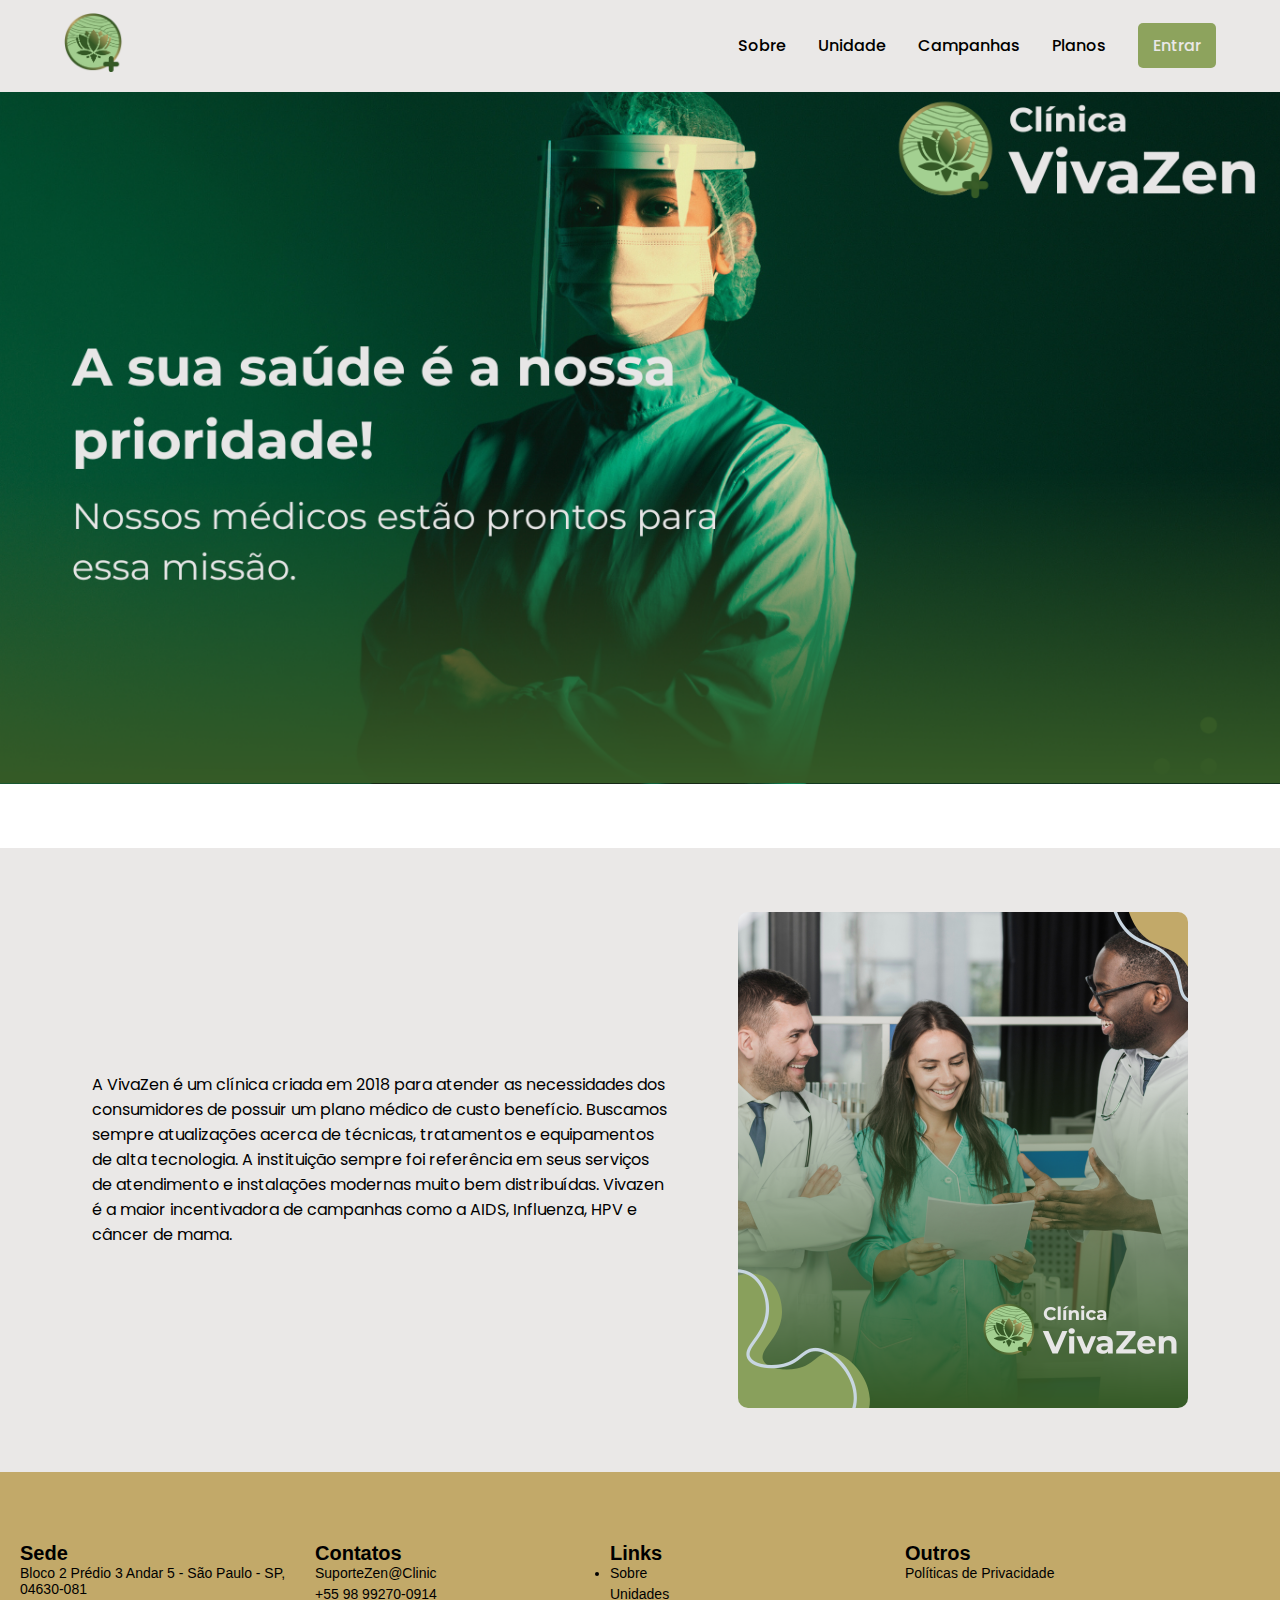
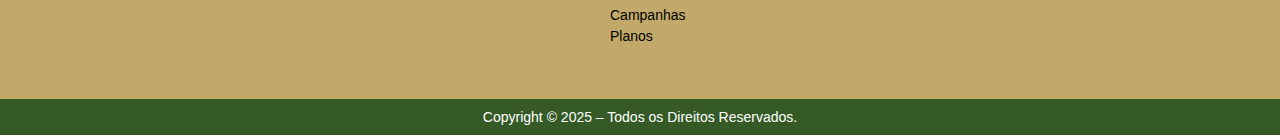
<file: index.html>
<!DOCTYPE html>
<html lang="pt-br">

<head>
  <meta charset="UTF-8" />
  <meta name="viewport" content="width=device-width, initial-scale=1.0" />
  <link rel="icon" type="image/png" href="/assets/img/logo.png" />
  <link rel="stylesheet" href="/assets/css/index.css" />
  <link rel="stylesheet" href="/assets/css/header.css" />
  
  <link rel="stylesheet" href="/assets/css/home.css" />

  <link rel="preconnect" href="https://fonts.googleapis.com" />
  <link rel="preconnect" href="https://fonts.gstatic.com" crossorigin />
  <link
    href="https://fonts.googleapis.com/css2?family=Poppins:ital,wght@0,100;0,200;0,300;0,400;0,500;0,600;0,700;0,800;0,900;1,100;1,200;1,300;1,400;1,500;1,600;1,700;1,800;1,900&display=swap"
    rel="stylesheet" />
  <title>VivaZen</title>
</head>

<body>
  <header>
    <a href="/"><img src="/assets/img/logo.png" alt="" class="logo" /></a>
    <nav>
      <a class="link-header" href="/sobre/">Sobre</a>
      <a class="link-header" href="/unidades/">Unidade</a>

      <a class="link-header" href="/campanhas/">Campanhas</a>
      <a class="link-header" href="/planos/">Planos</a>
      <a class="entrar" href="/login/">Entrar</a>
    </nav>
    <button class="menu" onclick="toggleMenu(this)">
      <svg width="100" height="100" viewBox="0 0 100 100">
        <path class="line line1"
          d="M 20,29.000046 H 80.000231 C 80.000231,29.000046 94.498839,28.817352 94.532987,66.711331 94.543142,77.980673 90.966081,81.670246 85.259173,81.668997 79.552261,81.667751 75.000211,74.999942 75.000211,74.999942 L 25.000021,25.000058" />
        <path class="line line2" d="M 20,50 H 80" />
        <path class="line line3"
          d="M 20,70.999954 H 80.000231 C 80.000231,70.999954 94.498839,71.182648 94.532987,33.288669 94.543142,22.019327 90.966081,18.329754 85.259173,18.331003 79.552261,18.332249 75.000211,25.000058 75.000211,25.000058 L 25.000021,74.999942" />
      </svg>
    </button>

    <nav class="mobile-nav">
      <ul>
        <li><a href="/sobre/">Sobre</a></li>
        <li><a href="/campanhas/">Campanhas</a></li>
        <li><a href="/planos/">Planos</a></li>
        <li><a href="/login/">Entrar</a></li>
      </ul>
    </nav>
  </header>
  <main>
    <img src="/assets/img/arte4.png" alt="home">
  </main>
  <div class="container">
    <p>A VivaZen é um clínica criada em 2018 para atender as necessidades dos consumidores de possuir um plano médico
      de custo benefício. Buscamos sempre atualizações acerca de técnicas, tratamentos e equipamentos de alta
      tecnologia. A instituição sempre foi referência em seus serviços de atendimento e instalações modernas muito bem
      distribuídas. Vivazen é a maior incentivadora de campanhas como a AIDS, Influenza, HPV e câncer de mama.</p>
    <img src="/assets/img/artesobre.png" alt="">
  </div>
  <footer class="rodape" id="contato">
    <div class="rodape-div">

      <div class="rodape-div-1">
        <div class="rodape-div-1-coluna">

          <span><b>Sede
            </b></span>
          <p>Bloco 2 Prédio 3 Andar 5 - São Paulo - SP, 04630-081</p>
        </div>
      </div>

      <div class="rodape-div-2">
        <div class="rodape-div-2-coluna">

          <span><b>Contatos</b></span>
          <p>SuporteZen@Clinic</p>
          <p>+55 98 99270-0914</p>
        </div>
      </div>

      <div class="rodape-div-3">
        <div class="rodape-div-3-coluna">

          <span><b>Links</b></span>
          <li>
            <ul>
              <p><a href="/sobre/">Sobre</a></p>
            </ul>
            <p><a href="/unidades/">Unidades</a></p>
            <p><a href="/campanhas/">Campanhas</a></p>
            <p><a href="/planos/">Planos</a></p>
          </li>
        </div>
      </div>

      <div class="rodape-div-4">
        <div class="rodape-div-4-coluna">

          <span><b>Outros</b></span>
          <p>Políticas de Privacidade</p>
        </div>
      </div>

    </div>
    <p class="rodape-direitos">Copyright © 2025 – Todos os Direitos Reservados.</p>
  </footer>
  <script src="/assets/js/carousel.js"></script>
  <script>
    function toggleMenu(button) {
      const nav = document.querySelector(".mobile-nav");
      button.classList.toggle("opened");
      nav.classList.toggle("active");
      button.setAttribute(
        "aria-expanded",
        button.classList.contains("opened")
      );
    }
  </script>
</body>

</html>
</file>
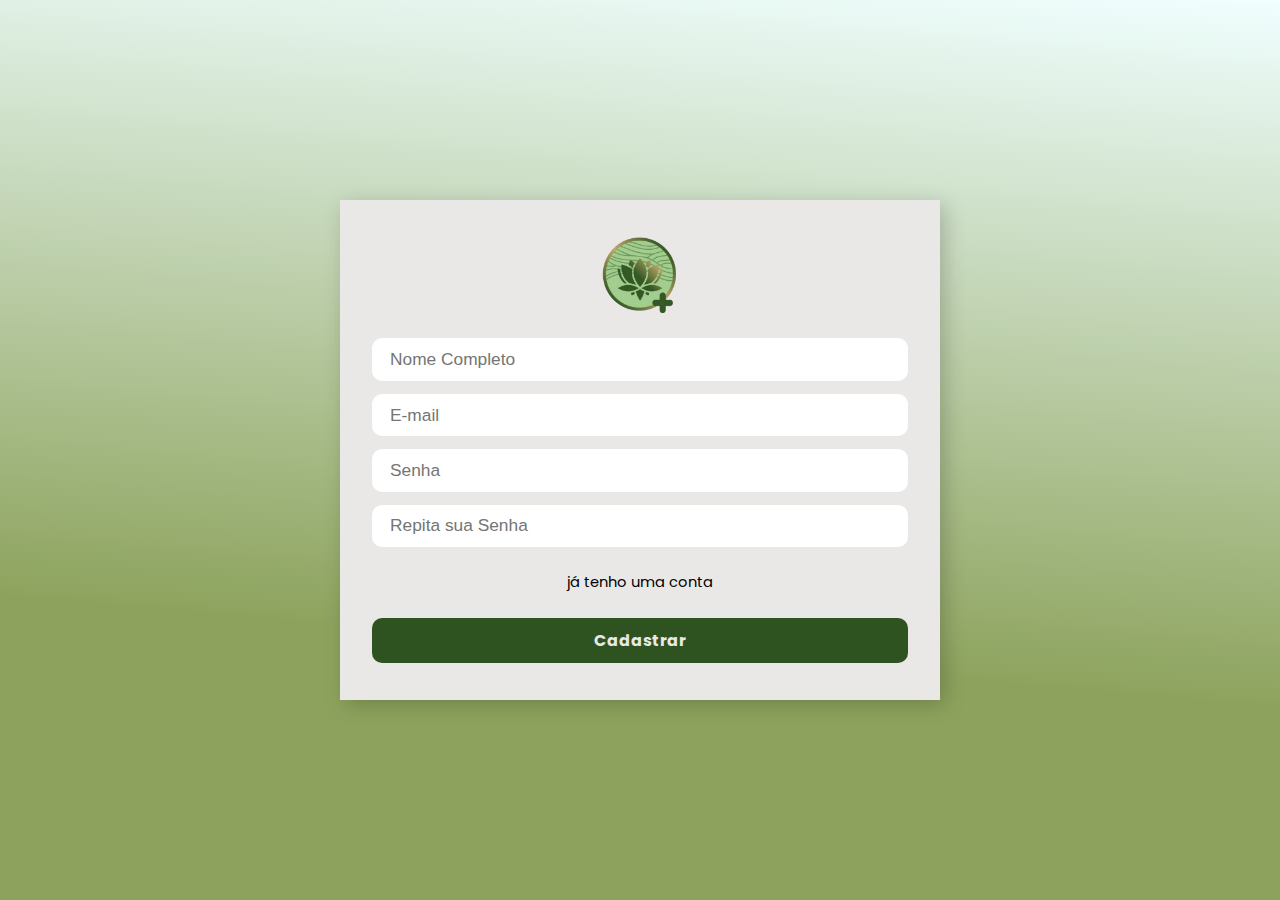
<file: cadastro/index.html>
<!DOCTYPE html>
<html lang="en">
  <head>
    <meta charset="UTF-8" />
    <meta name="viewport" content="width=device-width, initial-scale=1.0" />
    <link rel="icon" type="image/png" href="/assets/img/logo.png" />
    <link rel="stylesheet" href="/assets/css/index.css" />
    <link rel="stylesheet" href="/assets/css/login.css" />

    <link rel="preconnect" href="https://fonts.googleapis.com" />
    <link rel="preconnect" href="https://fonts.gstatic.com" crossorigin />
    <link
      href="https://fonts.googleapis.com/css2?family=Poppins:ital,wght@0,100;0,200;0,300;0,400;0,500;0,600;0,700;0,800;0,900;1,100;1,200;1,300;1,400;1,500;1,600;1,700;1,800;1,900&display=swap"
      rel="stylesheet"
    />
    <title>Cadastro</title>
  </head>
  <body>
    <main>
      <form action="">
        <img src="/assets/img/logo.png" alt="logo" />
        <div>
          <input type="text" placeholder="Nome Completo" id="" />
          <input type="email" placeholder="E-mail" id="" />
          <input type="text" placeholder="Senha" />
          <input type="text" placeholder="Repita sua Senha" />
        </div>
        <a href="/login/">já tenho uma conta</a>
        <button type="submit">Cadastrar</button>
      </form>
    </main>
  </body>
</html>
</file>
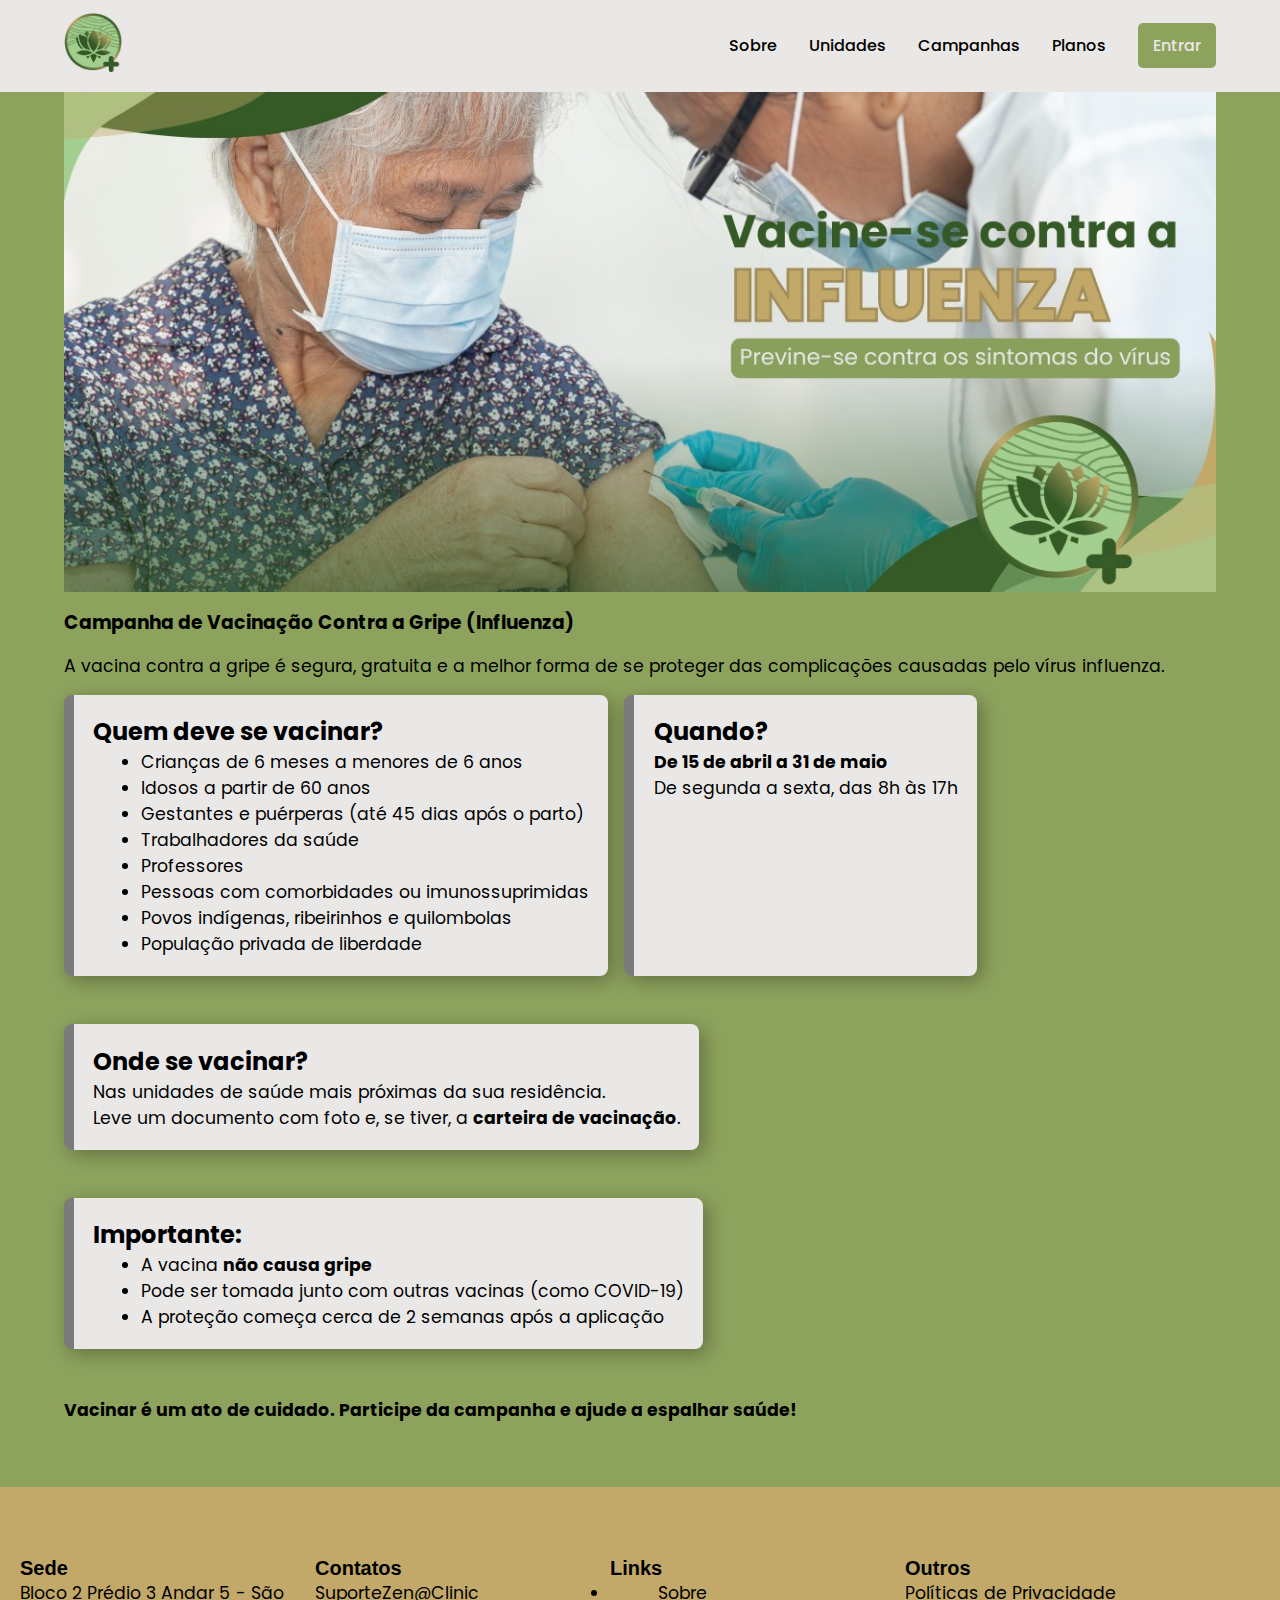
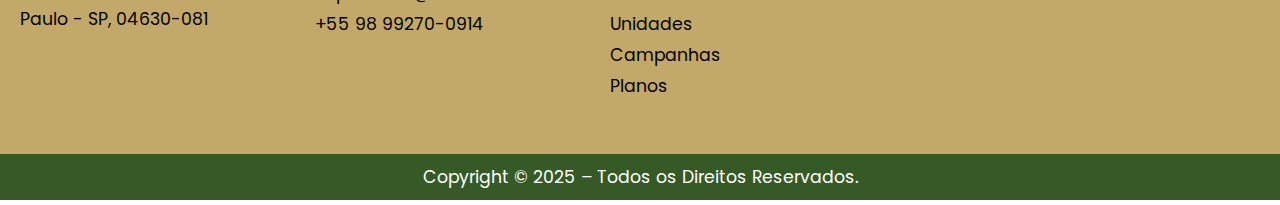
<file: campanhas/index.html>
<!DOCTYPE html>
<html lang="pt-br">
  <head>
    <meta charset="UTF-8" />
    <meta name="viewport" content="width=device-width, initial-scale=1.0" />
    <link rel="icon" type="image/png" href="/assets/img/logo.png" />
    <link rel="stylesheet" href="/assets/css/index.css" />
    <link rel="stylesheet" href="/assets/css/header.css" />
    <link rel="stylesheet" href="/assets/css/campanhas.css" />

    <link rel="preconnect" href="https://fonts.googleapis.com" />
    <link rel="preconnect" href="https://fonts.gstatic.com" crossorigin />
    <link
      href="https://fonts.googleapis.com/css2?family=Poppins:ital,wght@0,100;0,200;0,300;0,400;0,500;0,600;0,700;0,800;0,900;1,100;1,200;1,300;1,400;1,500;1,600;1,700;1,800;1,900&display=swap"
      rel="stylesheet"
    />
    <title>VivaZen</title>
  </head>
  <body>
    <header>
      <a href="/"><img src="/assets/img/logo.png" alt="" class="logo" /></a>
      <nav>
        <a class="link-header" href="/sobre/">Sobre</a>
        <a class="link-header" href="/unidades/">Unidades</a>
        <a class="link-header" href="/campanhas/">Campanhas</a>
        <a class="link-header" href="/planos/">Planos</a>
        <a class="entrar" href="/login/">Entrar</a>
      </nav>
      <button class="menu" onclick="toggleMenu(this)">
        <svg width="100" height="100" viewBox="0 0 100 100">
          <path
            class="line line1"
            d="M 20,29.000046 H 80.000231 C 80.000231,29.000046 94.498839,28.817352 94.532987,66.711331 94.543142,77.980673 90.966081,81.670246 85.259173,81.668997 79.552261,81.667751 75.000211,74.999942 75.000211,74.999942 L 25.000021,25.000058"
          />
          <path class="line line2" d="M 20,50 H 80" />
          <path
            class="line line3"
            d="M 20,70.999954 H 80.000231 C 80.000231,70.999954 94.498839,71.182648 94.532987,33.288669 94.543142,22.019327 90.966081,18.329754 85.259173,18.331003 79.552261,18.332249 75.000211,25.000058 75.000211,25.000058 L 25.000021,74.999942"
          />
        </svg>
      </button>

      <nav class="mobile-nav">
        <ul>
          <li><a href="/sobre/">Sobre</a></li>
          <li><a href="/unidades/">Unidades</a></li>
          <li><a href="/campanhas/">Campanhas</a></li>
          <li><a href="/planos/">Planos</a></li>
          <li><a href="/login/">Entrar</a></li>
        </ul>
      </nav>
    </header>
    <section>
      <img src="/assets/img/campanha1.jpg" alt="" />
      <h3>Campanha de Vacinação Contra a Gripe (Influenza)</h3>
      <p>
        A vacina contra a gripe é segura, gratuita e a melhor forma de se
        proteger das complicações causadas pelo vírus influenza.
      </p>
      <div class="infobox">
        <h2>Quem deve se vacinar?</h2>
        <ul>
          <li>Crianças de 6 meses a menores de 6 anos</li>
          <li>Idosos a partir de 60 anos</li>
          <li>Gestantes e puérperas (até 45 dias após o parto)</li>
          <li>Trabalhadores da saúde</li>
          <li>Professores</li>
          <li>Pessoas com comorbidades ou imunossuprimidas</li>
          <li>Povos indígenas, ribeirinhos e quilombolas</li>
          <li>População privada de liberdade</li>
        </ul>
      </div>

      <div class="infobox">
        <h2>Quando?</h2>
        <p>
          <strong>De 15 de abril a 31 de maio</strong><br />
          De segunda a sexta, das 8h às 17h
        </p>
      </div>

      <div class="infobox">
        <h2>Onde se vacinar?</h2>
        <p>
          Nas unidades de saúde mais próximas da sua residência.<br />
          Leve um documento com foto e, se tiver, a
          <strong>carteira de vacinação</strong>.
        </p>
      </div>

      <div class="infobox">
        <h2>Importante:</h2>
        <ul>
          <li>A vacina <strong>não causa gripe</strong></li>
          <li>Pode ser tomada junto com outras vacinas (como COVID-19)</li>
          <li>A proteção começa cerca de 2 semanas após a aplicação</li>
        </ul>
      </div>

      <p>
        <strong
          >Vacinar é um ato de cuidado. Participe da campanha e ajude a espalhar
          saúde!</strong
        >
      </p>
    </section>
    <footer class="rodape" id="contato">
      <div class="rodape-div">
  
        <div class="rodape-div-1">
          <div class="rodape-div-1-coluna">
  
            <span><b>Sede
              </b></span>
            <p>Bloco 2 Prédio 3 Andar 5 - São Paulo - SP, 04630-081</p>
          </div>
        </div>
  
        <div class="rodape-div-2">
          <div class="rodape-div-2-coluna">
  
            <span><b>Contatos</b></span>
            <p>SuporteZen@Clinic</p>
            <p>+55 98 99270-0914</p>
          </div>
        </div>
  
        <div class="rodape-div-3">
          <div class="rodape-div-3-coluna">
  
            <span><b>Links</b></span>
            <li>
              <ul>
                <p><a href="/sobre/">Sobre</a></p>
              </ul>
              <p><a href="/unidades/">Unidades</a></p>
              <p><a href="/campanhas/">Campanhas</a></p>
              <p><a href="/planos/">Planos</a></p>
            </li>
          </div>
        </div>
  
        <div class="rodape-div-4">
          <div class="rodape-div-4-coluna">
  
            <span><b>Outros</b></span>
            <p>Políticas de Privacidade</p>
          </div>
        </div>
  
      </div>
      <p class="rodape-direitos">Copyright © 2025 – Todos os Direitos Reservados.</p>
    </footer>
    <script>
      function toggleMenu(button) {
        const nav = document.querySelector(".mobile-nav");
        button.classList.toggle("opened");
        nav.classList.toggle("active");
        button.setAttribute(
          "aria-expanded",
          button.classList.contains("opened")
        );
      }
    </script>
  </body>
</html>
</file>
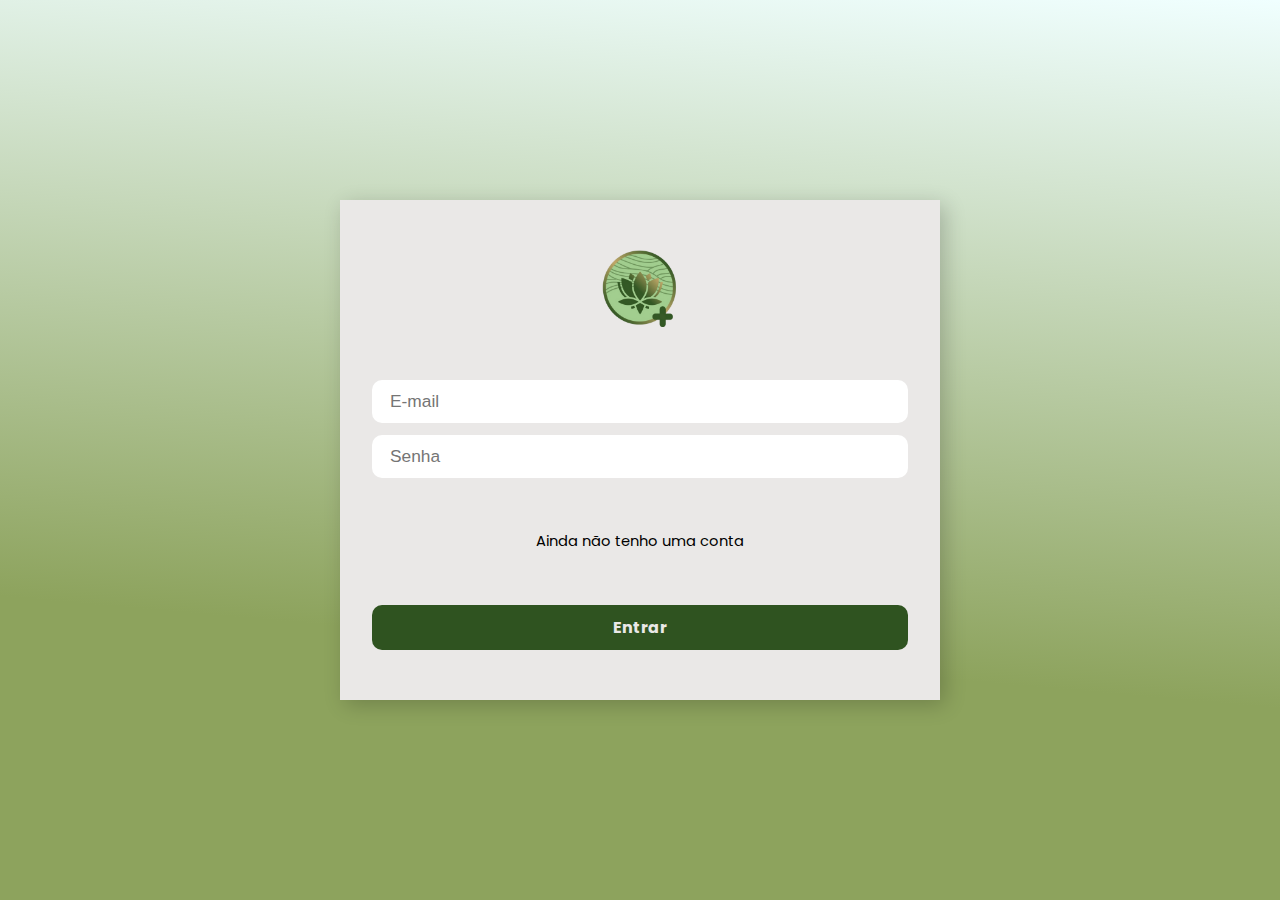
<file: login/index.html>
<!DOCTYPE html>
<html lang="en">
  <head>
    <meta charset="UTF-8" />
    <meta name="viewport" content="width=device-width, initial-scale=1.0" />
    <link rel="icon" type="image/png" href="/assets/img/logo.png" />
    <link rel="stylesheet" href="/assets/css/index.css" />
    <link rel="stylesheet" href="/assets/css/login.css" />

    <link rel="preconnect" href="https://fonts.googleapis.com" />
    <link rel="preconnect" href="https://fonts.gstatic.com" crossorigin />
    <link
      href="https://fonts.googleapis.com/css2?family=Poppins:ital,wght@0,100;0,200;0,300;0,400;0,500;0,600;0,700;0,800;0,900;1,100;1,200;1,300;1,400;1,500;1,600;1,700;1,800;1,900&display=swap"
      rel="stylesheet"
    />
    <title>Entrar</title>
  </head>
  <body>
    <main>
      <form action="">
        <img src="/assets/img/logo.png" alt="logo" />
        <div>
          <input type="email" placeholder="E-mail" id="" />
          <input type="password" placeholder="Senha" />
        </div>
        <a href="/cadastro/">Ainda não tenho uma conta</a>
        <button type="submit">Entrar</button>
      </form>
    </main>
  </body>
</html>
</file>
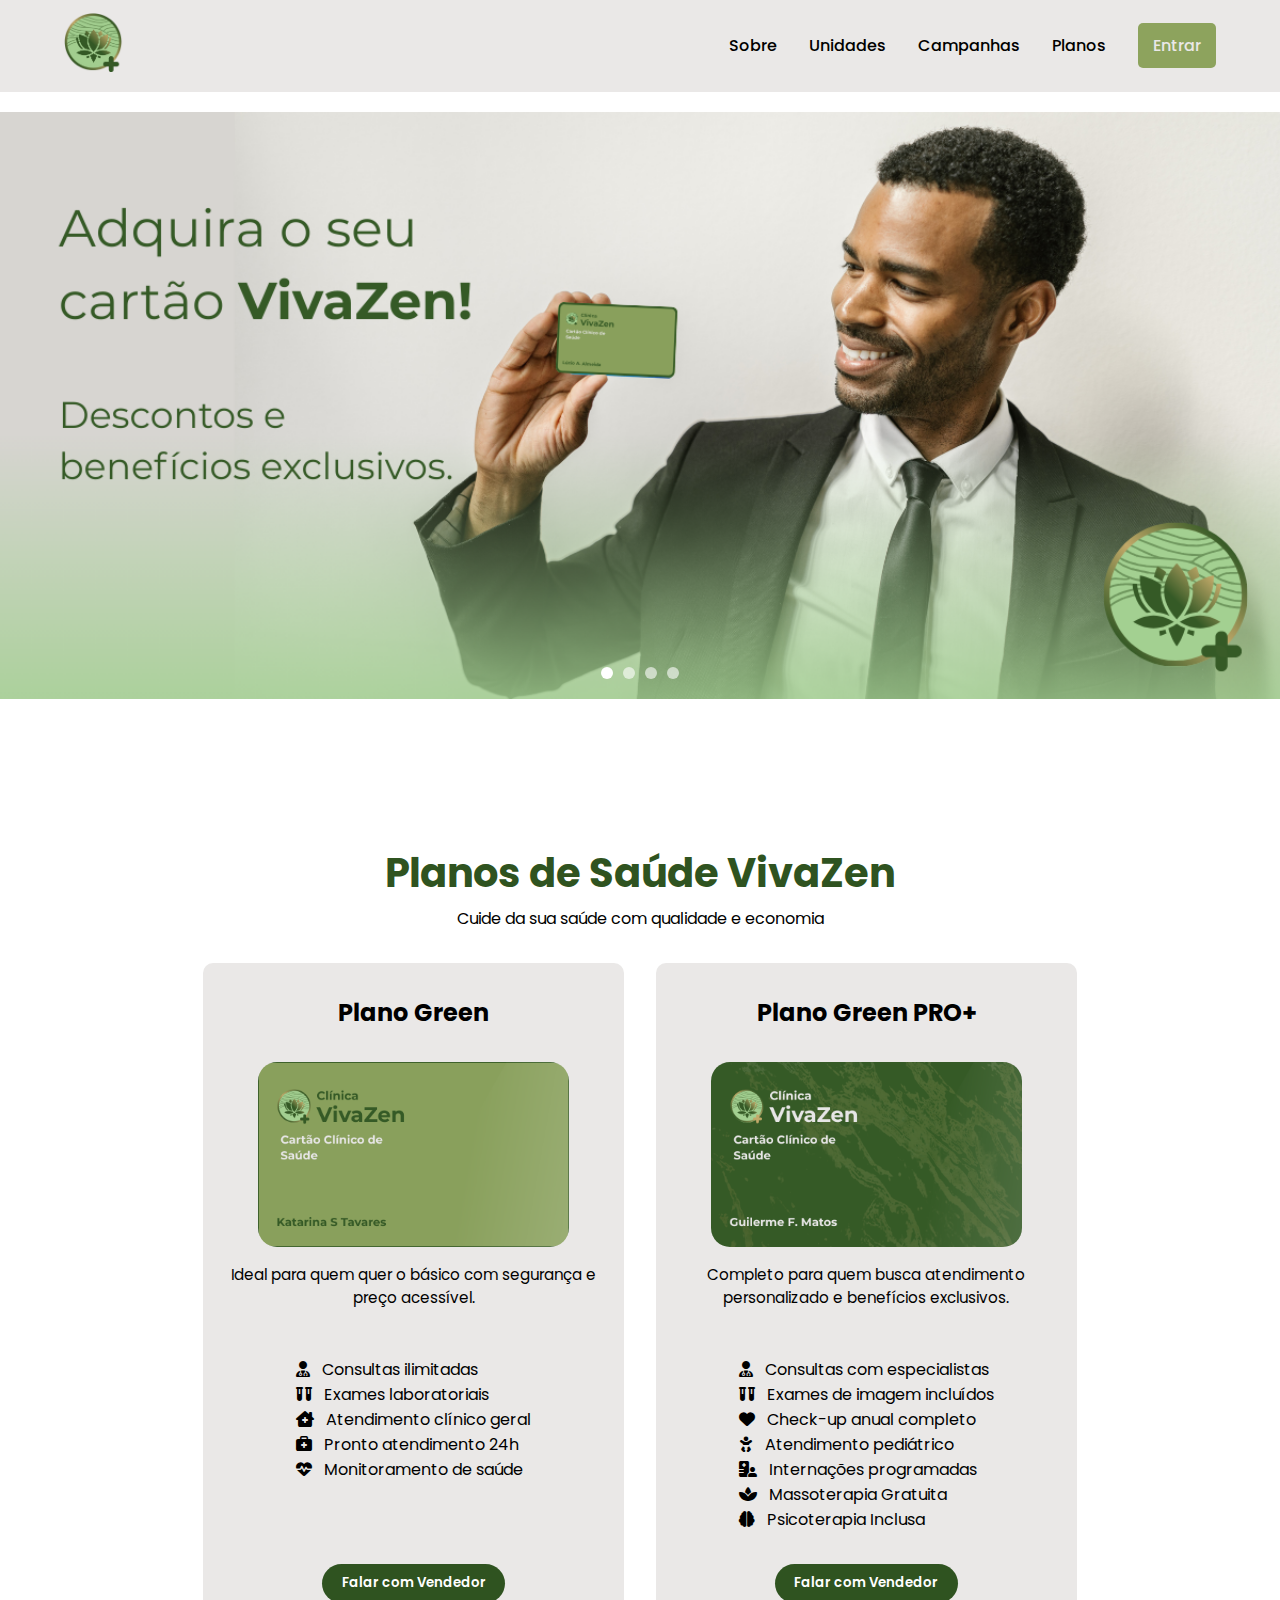
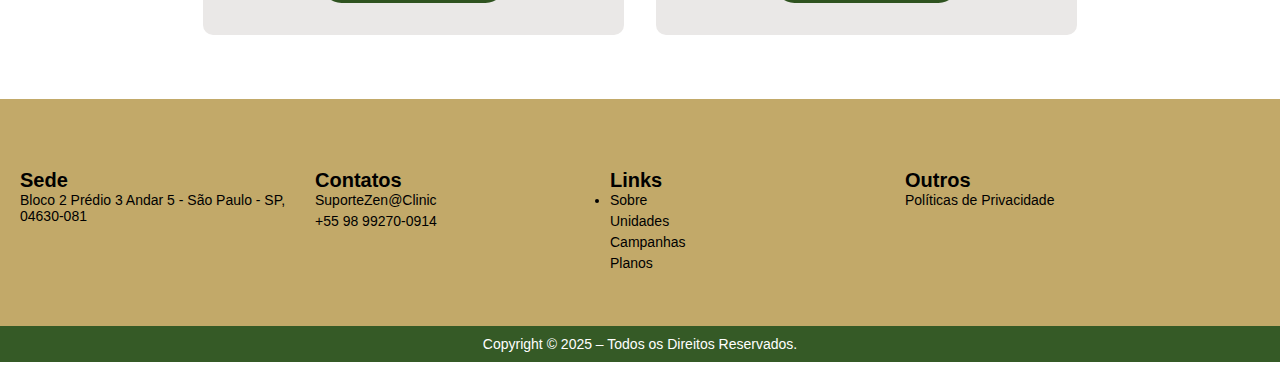
<file: planos/index.html>
<!DOCTYPE html>
<html lang="pt-br">
  <head>
    <meta charset="UTF-8" />
    <meta name="viewport" content="width=device-width, initial-scale=1.0" />
    <link rel="icon" type="image/png" href="/assets/img/logo.png" />
    <link rel="stylesheet" href="/assets/css/index.css" />
    <link rel="stylesheet" href="/assets/css/header.css" />
    
    <link rel="stylesheet" href="/assets/css/planos.css" />

    <link rel="preconnect" href="https://fonts.googleapis.com" />
    <link rel="preconnect" href="https://fonts.gstatic.com" crossorigin />
    <link
      href="https://fonts.googleapis.com/css2?family=Poppins:ital,wght@0,100;0,200;0,300;0,400;0,500;0,600;0,700;0,800;0,900;1,100;1,200;1,300;1,400;1,500;1,600;1,700;1,800;1,900&display=swap"
      rel="stylesheet"
    />
    <link rel="stylesheet" href="https://cdnjs.cloudflare.com/ajax/libs/font-awesome/6.5.0/css/all.min.css">
    <title>VivaZen</title>
  </head>
  <body>
    <header>
      <a href="/"><img src="/assets/img/logo.png" alt="" class="logo" /></a>
      <nav>
        <a class="link-header" href="/sobre/">Sobre</a>
        <a class="link-header" href="/unidades/">Unidades</a>
        <a class="link-header" href="/campanhas/">Campanhas</a>
        <a class="link-header" href="/planos/">Planos</a>
        <a class="entrar" href="/login/">Entrar</a>
      </nav>
      <button class="menu" onclick="toggleMenu(this)">
        <svg width="100" height="100" viewBox="0 0 100 100">
          <path class="line line1" d="M 20,29.000046 H 80.000231 C 80.000231,29.000046 94.498839,28.817352 94.532987,66.711331 94.543142,77.980673 90.966081,81.670246 85.259173,81.668997 79.552261,81.667751 75.000211,74.999942 75.000211,74.999942 L 25.000021,25.000058" />
          <path class="line line2" d="M 20,50 H 80" />
          <path class="line line3" d="M 20,70.999954 H 80.000231 C 80.000231,70.999954 94.498839,71.182648 94.532987,33.288669 94.543142,22.019327 90.966081,18.329754 85.259173,18.331003 79.552261,18.332249 75.000211,25.000058 75.000211,25.000058 L 25.000021,74.999942" />
        </svg>
      </button>

      <nav class="mobile-nav">
        <ul>
          <li><a href="/sobre/">Sobre</a></li>
          <li><a href="/unidades/">Unidades</a></li>
          <li><a href="/campanhas/">Campanhas</a></li>
          <li><a href="/planos/">Planos</a></li>
          <li><a href="/login/">Entrar</a></li>
        </ul>
      </nav>

    </header>
    <main>
        <div class="carousel-container">
            <div class="carousel">
              <div class="carousel-slide">
                <img src="/assets/img/Planos do site[1]/1.png" alt="" />
              </div>
              <div class="carousel-slide">
                <img src="/assets/img/Planos do site[1]/2.png" alt="" />
              </div>
              <div class="carousel-slide">
                <img src="/assets/img/Planos do site[1]/3.png" alt="" />
              </div>
              <div class="carousel-slide">
                <img src="/assets/img/Planos do site[1]/4.png" alt="" />
              </div>
            </div>
            <div class="dots-container">
              <span class="dot active" data-index="0"></span>
              <span class="dot" data-index="1"></span>
              <span class="dot" data-index="2"></span>
              <span class="dot" data-index="3"></span>
            </div>
    </main>
    <section>
        <div class="container">
            <h1>Planos de Saúde VivaZen</h1>
            <p>Cuide da sua saúde com qualidade e economia</p>
        
            <div class="plans">
           
              <div class="plan-card">
                <h2>Plano Green</h2>
                <img src="/assets/img/Cartãos da clínica[1]/1.png" alt="">

                <div class="plan-description">
                  Ideal para quem quer o básico com segurança e preço acessível.
                </div>
                <div class="features">
                  <p><i class="fas fa-user-md"></i> Consultas ilimitadas</p>
                  <p><i class="fas fa-vials"></i> Exames laboratoriais</p>
                  <p><i class="fas fa-clinic-medical"></i> Atendimento clínico geral</p>
                  <p><i class="fas fa-briefcase-medical"></i> Pronto atendimento 24h</p>
                  <p><i class="fas fa-heartbeat"></i> Monitoramento de saúde</p>
                </div>
                <button class="btn">Falar com Vendedor</button>
              </div>
        
              
              <div class="plan-card">
                <h2>Plano Green PRO+</h2>
                <img src="/assets/img/Cartãos da clínica[1]/2.png" alt="">
                <div class="plan-description">
                  Completo para quem busca atendimento personalizado e benefícios exclusivos.
                </div>
                <div class="features">
                  <p><i class="fas fa-user-md"></i> Consultas com especialistas</p>
                  <p><i class="fas fa-vials"></i> Exames de imagem incluídos</p>
                  <p><i class="fas fa-heart"></i> Check-up anual completo</p>
                  <p><i class="fas fa-baby"></i> Atendimento pediátrico</p>
                  <p><i class="fas fa-hospital-user"></i> Internações programadas</p>
                  <p><i class="fas fa-spa"></i> Massoterapia Gratuita</p>
                  <p><i class="fas fa-brain"></i> Psicoterapia Inclusa</p>


                </div>
                <button class="btn">Falar com Vendedor</button>
              </div>
            </div>
          </div>
    </section>
    <footer class="rodape" id="contato">
      <div class="rodape-div">
  
        <div class="rodape-div-1">
          <div class="rodape-div-1-coluna">
  
            <span><b>Sede
              </b></span>
            <p>Bloco 2 Prédio 3 Andar 5 - São Paulo - SP, 04630-081</p>
          </div>
        </div>
  
        <div class="rodape-div-2">
          <div class="rodape-div-2-coluna">
  
            <span><b>Contatos</b></span>
            <p>SuporteZen@Clinic</p>
            <p>+55 98 99270-0914</p>
          </div>
        </div>
  
        <div class="rodape-div-3">
          <div class="rodape-div-3-coluna">
  
            <span><b>Links</b></span>
            <li>
              <ul>
                <p><a href="/sobre/">Sobre</a></p>
              </ul>
              <p><a href="/unidades/">Unidades</a></p>
              <p><a href="/campanhas/">Campanhas</a></p>
              <p><a href="/planos/">Planos</a></p>
            </li>
          </div>
        </div>
  
        <div class="rodape-div-4">
          <div class="rodape-div-4-coluna">
  
            <span><b>Outros</b></span>
            <p>Políticas de Privacidade</p>
          </div>
        </div>
  
      </div>
      <p class="rodape-direitos">Copyright © 2025 – Todos os Direitos Reservados.</p>
    </footer>
    <script src="/assets/js/carousel.js"></script>
    <script>
      function toggleMenu(button) {
        const nav = document.querySelector('.mobile-nav');
        button.classList.toggle('opened');
        nav.classList.toggle('active');
        button.setAttribute('aria-expanded', button.classList.contains('opened'));
      }
    </script>
  </body>
</html>
</file>
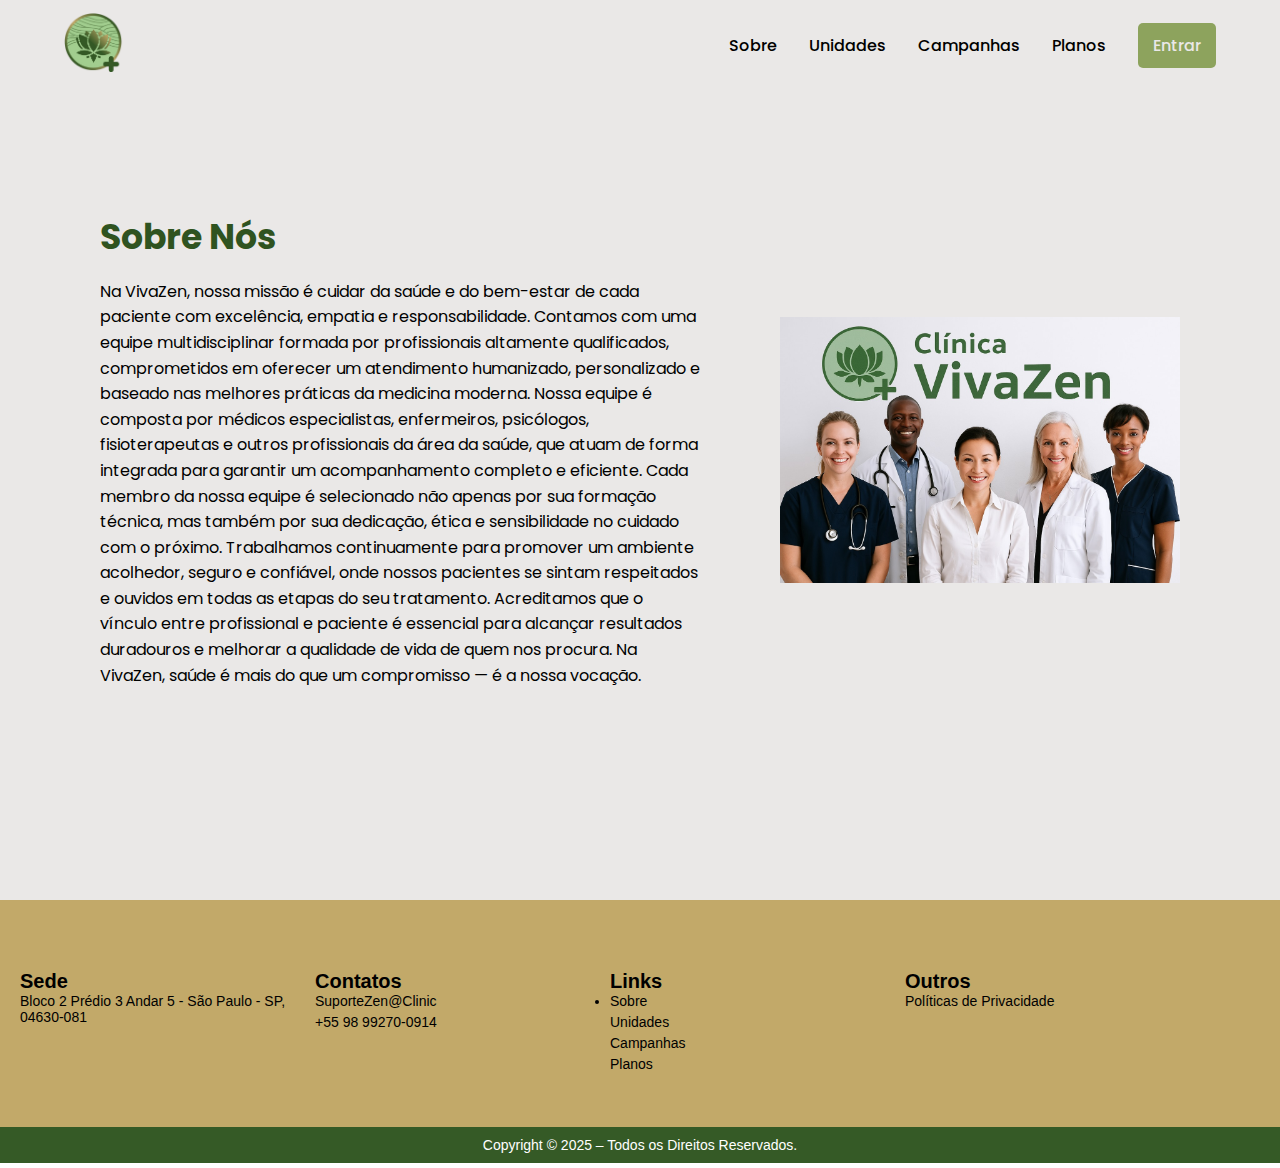
<file: sobre/index.html>
<!DOCTYPE html>
<html lang="en">
  <head>
    <meta charset="UTF-8" />
    <meta name="viewport" content="width=device-width, initial-scale=1.0" />
    <link rel="stylesheet" href="/assets/css/index.css" />
    <link rel="stylesheet" href="/assets/css/header.css" />
    <link rel="stylesheet" href="/assets/css/sobre.css" />

    <link rel="preconnect" href="https://fonts.googleapis.com" />
    <link rel="preconnect" href="https://fonts.gstatic.com" crossorigin />
    <link
      href="https://fonts.googleapis.com/css2?family=Poppins:ital,wght@0,100;0,200;0,300;0,400;0,500;0,600;0,700;0,800;0,900;1,100;1,200;1,300;1,400;1,500;1,600;1,700;1,800;1,900&display=swap"
      rel="stylesheet"
    />
    <title>Sobre nós</title>
  </head>
  <body>
    <header>
      <a href="/"><img src="/assets/img/logo.png" alt="" class="logo" /></a>
      <nav>
        <a class="link-header" href="/sobre/">Sobre</a>
        <a class="link-header" href="/unidades/">Unidades</a>
        <a class="link-header" href="/campanhas/">Campanhas</a>
        <a class="link-header" href="/planos/">Planos</a>
        <a class="entrar" href="/login/">Entrar</a>
      </nav>
      <button class="menu" onclick="toggleMenu(this)">
        <svg width="100" height="100" viewBox="0 0 100 100">
          <path
            class="line line1"
            d="M 20,29.000046 H 80.000231 C 80.000231,29.000046 94.498839,28.817352 94.532987,66.711331 94.543142,77.980673 90.966081,81.670246 85.259173,81.668997 79.552261,81.667751 75.000211,74.999942 75.000211,74.999942 L 25.000021,25.000058"
          />
          <path class="line line2" d="M 20,50 H 80" />
          <path
            class="line line3"
            d="M 20,70.999954 H 80.000231 C 80.000231,70.999954 94.498839,71.182648 94.532987,33.288669 94.543142,22.019327 90.966081,18.329754 85.259173,18.331003 79.552261,18.332249 75.000211,25.000058 75.000211,25.000058 L 25.000021,74.999942"
          />
        </svg>
      </button>

      <nav class="mobile-nav">
        <ul>
          <li><a href="/sobre/">Sobre</a></li>
          <li><a href="/unidades/">Unidades</a></li>
          <li><a href="/campanhas/">Campanhas</a></li>
          <li><a href="/planos/">Planos</a></li>
          <li><a href="/login/">Entrar</a></li>
        </ul>
      </nav>
    </header>
    <main>
      <div>
        <h2>Sobre Nós</h2>
        <p>
          Na VivaZen, nossa missão é cuidar da saúde e do bem-estar de cada
          paciente com excelência, empatia e responsabilidade. Contamos com uma
          equipe multidisciplinar formada por profissionais altamente
          qualificados, comprometidos em oferecer um atendimento humanizado,
          personalizado e baseado nas melhores práticas da medicina moderna.
          Nossa equipe é composta por médicos especialistas, enfermeiros,
          psicólogos, fisioterapeutas e outros profissionais da área da saúde,
          que atuam de forma integrada para garantir um acompanhamento completo
          e eficiente. Cada membro da nossa equipe é selecionado não apenas por
          sua formação técnica, mas também por sua dedicação, ética e
          sensibilidade no cuidado com o próximo. Trabalhamos continuamente para
          promover um ambiente acolhedor, seguro e confiável, onde nossos
          pacientes se sintam respeitados e ouvidos em todas as etapas do seu
          tratamento. Acreditamos que o vínculo entre profissional e paciente é
          essencial para alcançar resultados duradouros e melhorar a qualidade
          de vida de quem nos procura. Na VivaZen, saúde é mais do que um
          compromisso — é a nossa vocação.
        </p>
      </div>
      <img src="/assets/img/equipe.jpg" alt="Equipe" />
    </main>
    <footer class="rodape" id="contato">
      <div class="rodape-div">
  
        <div class="rodape-div-1">
          <div class="rodape-div-1-coluna">
  
            <span><b>Sede
              </b></span>
            <p>Bloco 2 Prédio 3 Andar 5 - São Paulo - SP, 04630-081</p>
          </div>
        </div>
  
        <div class="rodape-div-2">
          <div class="rodape-div-2-coluna">
  
            <span><b>Contatos</b></span>
            <p>SuporteZen@Clinic</p>
            <p>+55 98 99270-0914</p>
          </div>
        </div>
  
        <div class="rodape-div-3">
          <div class="rodape-div-3-coluna">
  
            <span><b>Links</b></span>
            <li>
              <ul>
                <p><a href="/sobre/">Sobre</a></p>
              </ul>
              <p><a href="/unidades/">Unidades</a></p>
              <p><a href="/campanhas/">Campanhas</a></p>
              <p><a href="/planos/">Planos</a></p>
            </li>
          </div>
        </div>
  
        <div class="rodape-div-4">
          <div class="rodape-div-4-coluna">
  
            <span><b>Outros</b></span>
            <p>Políticas de Privacidade</p>
          </div>
        </div>
  
      </div>
      <p class="rodape-direitos">Copyright © 2025 – Todos os Direitos Reservados.</p>
    </footer>
    <script>
      function toggleMenu(button) {
        const nav = document.querySelector(".mobile-nav");
        button.classList.toggle("opened");
        nav.classList.toggle("active");
        button.setAttribute(
          "aria-expanded",
          button.classList.contains("opened")
        );
      }
    </script>
  </body>
</html>
</file>
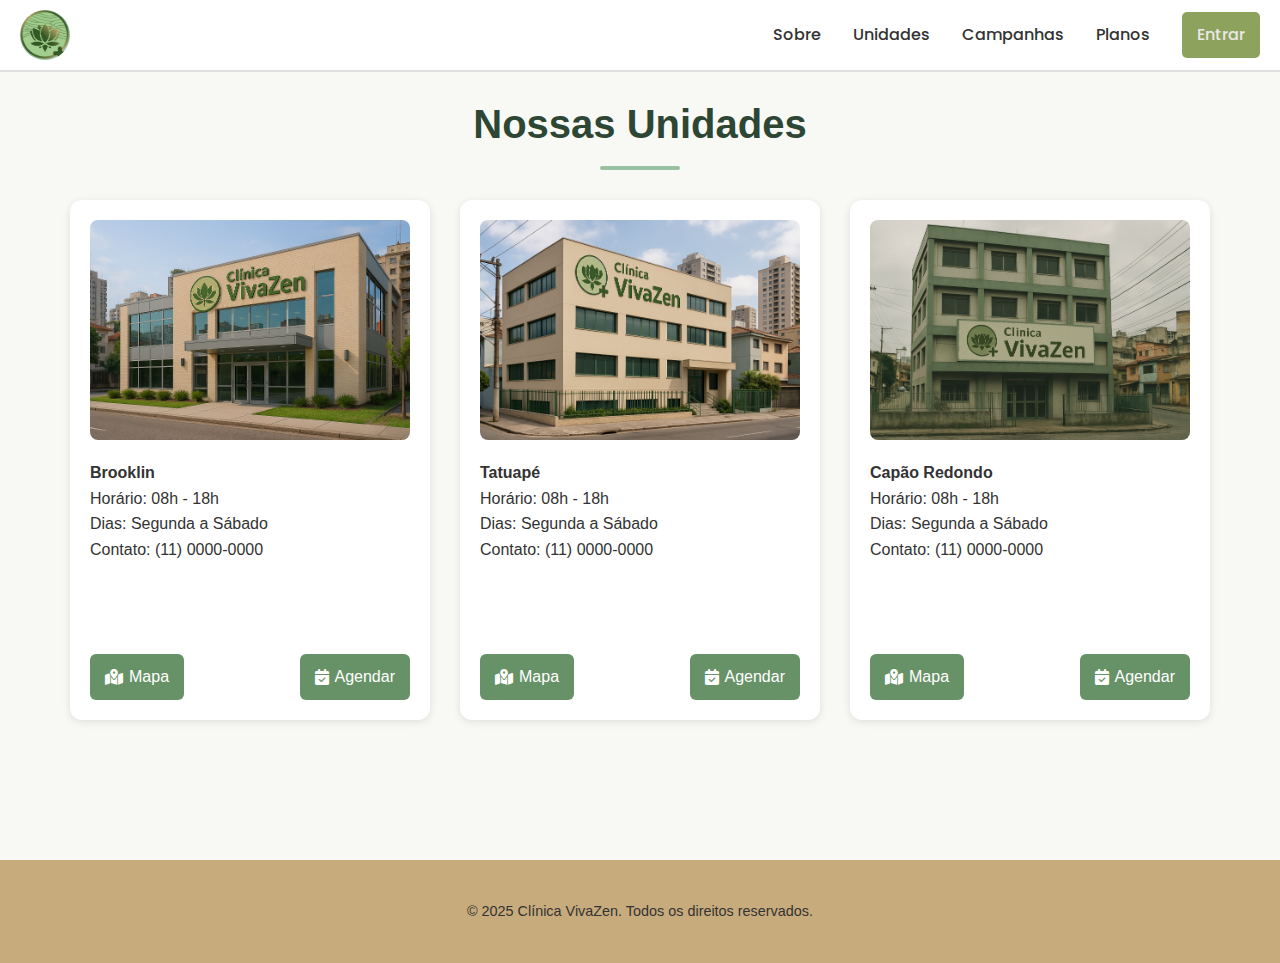
<file: unidades/index.html>
<!DOCTYPE html>
<html lang="pt-br">

<head>
  <meta charset="UTF-8" />
  <meta name="viewport" content="width=device-width, initial-scale=1.0" />
  <title>Unidades - Clínica VivaZen</title>
  <link rel="stylesheet" href="/assets/css/index.css" />
  <link rel="stylesheet" href="/assets/css/header.css" />
  <link rel="stylesheet" href="/assets/css/style.css" />
  <link rel="stylesheet" href="https://cdnjs.cloudflare.com/ajax/libs/font-awesome/6.5.0/css/all.min.css" />
  <link rel="preconnect" href="https://fonts.googleapis.com" />
    <link rel="preconnect" href="https://fonts.gstatic.com" crossorigin />
    <link
      href="https://fonts.googleapis.com/css2?family=Poppins:ital,wght@0,100;0,200;0,300;0,400;0,500;0,600;0,700;0,800;0,900;1,100;1,200;1,300;1,400;1,500;1,600;1,700;1,800;1,900&display=swap"
      rel="stylesheet"
    />
    <link rel="stylesheet" href="https://cdnjs.cloudflare.com/ajax/libs/font-awesome/6.5.0/css/all.min.css">
</head>

<body>

  <!-- COLOQUE O NOVO MENU FIXADO NO TOPO AQUI -->
  <header>
    <a href="/"><img src="/assets/img/logo.png" alt="" class="logo" /></a>
    <nav>
      <a class="link-header" href="/sobre/">Sobre</a>
      <a class="link-header" href="/unidades/">Unidades</a>
      <a class="link-header" href="/campanhas/">Campanhas</a>
      <a class="link-header" href="/planos/">Planos</a>
      <a class="entrar" href="/login/">Entrar</a>
    </nav>
    <button class="menu" onclick="toggleMenu(this)">
      <svg width="100" height="100" viewBox="0 0 100 100">
        <path class="line line1"
          d="M 20,29.000046 H 80.000231 C 80.000231,29.000046 94.498839,28.817352 94.532987,66.711331 94.543142,77.980673 90.966081,81.670246 85.259173,81.668997 79.552261,81.667751 75.000211,74.999942 75.000211,74.999942 L 25.000021,25.000058" />
        <path class="line line2" d="M 20,50 H 80" />
        <path class="line line3"
          d="M 20,70.999954 H 80.000231 C 80.000231,70.999954 94.498839,71.182648 94.532987,33.288669 94.543142,22.019327 90.966081,18.329754 85.259173,18.331003 79.552261,18.332249 75.000211,25.000058 75.000211,25.000058 L 25.000021,74.999942" />
      </svg>
    </button>

    <nav class="mobile-nav">
      <ul>
        <li><a href="/sobre/">Sobre</a></li>
        <li><a href="/unidades/">Unidades</a></li>
        <li><a href="/campanhas/">Campanhas</a></li>
        <li><a href="/planos/">Planos</a></li>
        <li><a href="/login/">Entrar</a></li>
      </ul>
    </nav>
  </header>
  <!-- COLOQUE O NOVO MENU FIXADO NO TOPO AQUI -->
  <main>
    <section class="unidades">
      <h2>Nossas Unidades</h2>
      <div class="cards">
        <!-- Unidade 1 -->
        <div class="card">
          <div class="imagem">
            <img src="/assets/img/Brooklin.png" alt="Fachada da unidade Brooklin" />
          </div>
          <p><strong>Brooklin</strong>
            <br>Horário: 08h - 18h
            <br>Dias: Segunda a Sábado
            <br>Contato: (11) 0000-0000
          </p>
          <div class="botoes">
            <a href="#mapaBrooklin" class="botao"><i class="fa-solid fa-map-location-dot"></i> Mapa</a>
            <a href="/login/" class="botao agendar"><i class="fa-solid fa-calendar-check"></i> Agendar</a>
          </div>
        </div>

        <!-- Unidade 2 -->
        <div class="card">
          <div class="imagem">
            <img src="/assets/img/Tatuape.png" alt="Fachada da unidade Tatuapé" />
          </div>
          <p><strong>Tatuapé</strong>
            <br>Horário: 08h - 18h
            <br>Dias: Segunda a Sábado
            <br>Contato: (11) 0000-0000
          </p>
          <div class="botoes">
            <a href="#mapaTatuape" class="botao"><i class="fa-solid fa-map-location-dot"></i> Mapa</a>
            <a href="#" class="botao agendar"><i class="fa-solid fa-calendar-check"></i> Agendar</a>
          </div>
        </div>

        <!-- Unidade 3 -->
        <div class="card">
          <div class="imagem">
            <img src="/assets/img/Capao.png" alt="Fachada da unidade Capão Redondo" />
          </div>
          <p><strong>Capão Redondo</strong>
            <br>Horário: 08h - 18h
            <br>Dias: Segunda a Sábado
            <br>Contato: (11) 0000-0000
          </p>
          <div class="botoes">
            <a href="#mapaCapao" class="botao"><i class="fa-solid fa-map-location-dot"></i> Mapa</a>
            <a href="/login/" class="botao agendar"><i class="fa-solid fa-calendar-check"></i> Agendar</a>
          </div>
        </div>
      </div>
    </section>

    <!-- Mapas -->
    <section id="mapaBrooklin" class="mapa-opcional">
      <div class="mapa-conteudo">
        <div class="info">
          <h3 class="unidade-nome">Unidade Brooklin</h3>
          <p>
            Localização: Rua NovaYork<br>
            Bairro: Itai Bibi<br>
            Número: 315<br>
            CEP:  0138-000<br>
            Horário: 08h - 18h<br>
            Contato: (11) 40028-922<br>
          </p>
          <a href="/login/" class="botao agendar"><i class="fa-solid fa-calendar-check"></i> Agendar</a>
        </div>
        <div class="mapa">
          <a href="https://www.google.com/maps" target="_blank">
            <div class="mapa-box destaque">
              <!--
              <img src="mapaBrooklin.png" alt="Mapa da unidade Brooklin" />
              -->

              <iframe
                src="https://www.google.com/maps/embed?pb=!1m18!1m12!1m3!1d3656.864594091771!2d-46.68617378450378!3d-23.575747668320243!2m3!1f0!2f0!3f0!3m2!1i1024!2i768!4f13.1!3m3!1m2!1s0x94ce59c219b80cf9%3A0xf351f3d104b1faaa!2sBrooklin%20Paulista!5e0!3m2!1spt-BR!2sbr!4v1616008964180!5m2!1spt-BR!2sbr"
                width="100%" height="280" style="border:0;" allowfullscreen="" loading="lazy"
                referrerpolicy="no-referrer-when-downgrade">
              </iframe>

            </div>
          </a>
        </div>
      </div>
    </section>

    <section id="mapaTatuape" class="mapa-opcional">
      <div class="mapa-conteudo">
        <div class="info">
          <h3 class="unidade-nome">Unidade Tatuapé</h3>
          <p>
            Localização: Rua NovaYork<br>
            Bairro: Itai Bibi<br>
            Número: 315<br>
            CEP:  0138-000<br>
            Horário: 08h - 18h<br>
            Contato: (11) 40028-922<br>
          </p>
          <a href="#" class="botao agendar"><i class="fa-solid fa-calendar-check"></i> Agendar</a>
        </div>
        <div class="mapa">
          <a href="https://www.google.com/maps" target="_blank">
            <div class="mapa-box destaque">
              <!--
              <img src="mapaTatuape.png" alt="Mapa da unidade Tatuapé" />
              -->


              <iframe
                src="https://www.google.com/maps/embed?pb=!1m18!1m12!1m3!1d14631.743357907186!2d-46.583909907763676!3d-23.534809963250723!2m3!1f0!2f0!3f0!3m2!1i1024!2i768!4f13.1!3m3!1m2!1s0x94ce5ee7acdd50f5%3A0x3eeaf24eff368507!2zVGF0dWFww6ksIFPDo28gUGF1bG8gLSBTUA!5e0!3m2!1spt-BR!2sbr!4v1744679178180!5m2!1spt-BR!2sbr"
                width="100%" height="280" style="border:0;" allowfullscreen="" loading="lazy"
                referrerpolicy="no-referrer-when-downgrade">
              </iframe>

            </div>
          </a>
        </div>
      </div>
    </section>

    <section id="mapaCapao" class="mapa-opcional">
      <div class="mapa-conteudo">
        <div class="info">
          <h3 class="unidade-nome">Unidade Capão Redondo</h3>
          <p>
            Localização: Rua NovaYork<br>
            Bairro: Itai Bibi<br>
            Número: 315<br>
            CEP:  0138-000<br>
            Horário: 08h - 18h<br>
            Contato: (11) 40028-922<br>
          </p>
          <a href="#" class="botao agendar"><i class="fa-solid fa-calendar-check"></i> Agendar</a>
        </div>
        <div class="mapa">
          <a href="https://www.google.com/maps" target="_blank">
            <div class="mapa-box destaque">
              <!--
              <img src="mapaCapao.png" alt="Mapa da unidade Capão Redondo" />
            -->
              <iframe
                src="https://www.google.com/maps/embed?pb=!1m18!1m12!1m3!1d12291.285722816463!2d-46.77849977046808!3d-23.668049583371232!2m3!1f0!2f0!3f0!3m2!1i1024!2i768!4f13.1!3m3!1m2!1s0x94ce53b5b3a12aa9%3A0xff40d03fdffd625c!2sCap%C3%A3o%20Redondo%2C%20S%C3%A3o%20Paulo%20-%20SP!5e0!3m2!1spt-BR!2sbr!4v1744674059255!5m2!1spt-BR!2sbr"
                width="100%" height="280" style="border:0;" allowfullscreen="" loading="lazy"
                referrerpolicy="no-referrer-when-downgrade">
              </iframe>


            </div>
          </a>
        </div>
      </div>
    </section>
  </main>

  <footer>
    &copy; 2025 Clínica VivaZen. Todos os direitos reservados.
  </footer>

</body>

</html>
</file>
<file: assets/css/index.css>
:root {
  --verde-escuro: #2f5320;
  --verde-oliva: #8da35d;
  --cinza-medio: #b5baba;
  --cinza-claro: #eae8e7;
}

* {
  padding: 0;
  margin: 0;
  box-sizing: border-box;
}

html,
body {
  width: 100%;
}

/*Rodapé*/
.rodape{
  background-color: #c2a969;
  color: black;
  height: auto;
  width: 100%;
  font-size: 14px;
  font-family: helvetica;
}
.rodape a{
  text-decoration: none;
  color: black;
}
.rodape p{
  margin-bottom: 5px;
}
.rodape-div{
  display: flex;
  flex-wrap: wrap;
  width:100%;
  margin: auto;
  align-items: stretch;
  padding: 60px 10px 40px 10px;
}
.rodape-div-1, .rodape-div-2, .rodape-div-3, .rodape-div-4{
  display: flex;
  width: calc(100% / 4 - 20px);
  padding: 10px;
}
.rodape span{
  font-size: 20px;
  color: black;
}
.rodape-direitos{
  width: 100%;
  background-color: #355a26;
  color:#ffffff;
  padding: 10px;
  margin: 0px;
  text-align: center;
}
/*mobile*/
@media (max-width: 768px) {
  .rodape-div-1, .rodape-div-2, .rodape-div-3, .rodape-div-4{
      width: calc(50% - 20px);
      padding: 10px;
  }
  .rodape-div{
      padding: 60px 0px 40px 0px;
  }
}
</file>
<file: assets/css/header.css>
header {
  position: fixed;
  background-color: var(--cinza-claro);
  width: 100%;
  top: 0;
  display: flex;
  justify-content: space-between;
  align-items: center;
  padding: 0.8rem 4rem;
  z-index: 50;
}
.logo {
  width: 3.7rem;
}

nav a {
  position: relative;
  text-decoration: none;
  color: #292929;
  font-weight: bold;
  padding: 1px 0;
}

.link-header::after {
  content: "";
  position: absolute;
  left: 0;
  bottom: 0;
  height: 2px;
  width: 0%;
  background-color: #2f5320;
  transition: width 0.3s ease-in-out;
}

.link-header:hover::after {
  width: 100%;
}

nav {
  display: flex;
  width: auto;
  justify-content: center;
  align-items: center;
  column-gap: 2rem;
  font-family: Arial, Helvetica, sans-serif;
}
header a {
  color: var(--cinza-escuro);
  font-family: "Poppins", Arial, Helvetica, sans-serif;
  font-weight: 500;
  text-decoration: none;
  font-weight: 500;
  display: block;
}

.menu {
  background-color: transparent;
  border: none;
  cursor: pointer;
  display: none;
  padding: 0;
  width: 40px;
  height: 40px;
  z-index: 1001;
}

.mobile-nav {
  display: none;
}
.menu svg {
  width: 100%;
  height: 100%;
}

.mobile-nav {
  position: fixed;
  top: 0;
  left: 0;
  width: 100%;
  height: 100vh;
  background-color: var(--cinza-claro);
  flex-direction: column;
  justify-content: center;
  align-items: center;
  gap: 4rem;
  transition: transform 0.3s ease;
  transform: translateY(-100%);
  z-index: 1000;
}

.mobile-nav.active {
  transform: translateY(0);
}

.mobile-nav ul {
  list-style: none;
  padding: 0;
  text-align: center;
}

.mobile-nav ul li a {
  text-decoration: none;
  font-size: 1.5rem;
  color: black;
}

.line {
  fill: none;
  stroke: var(--verde-escuro);
  stroke-width: 6;
  transition: stroke-dasharray 600ms cubic-bezier(0.4, 0, 0.2, 1),
    stroke-dashoffset 600ms cubic-bezier(0.4, 0, 0.2, 1);
}
.line1 {
  stroke-dasharray: 60 207;
  stroke-width: 6;
}
.line2 {
  stroke-dasharray: 60 60;
  stroke-width: 6;
}
.line3 {
  stroke-dasharray: 60 207;
  stroke-width: 6;
}
.opened .line1 {
  stroke-dasharray: 90 207;
  stroke-dashoffset: -134;
  stroke-width: 6;
}
.opened .line2 {
  stroke-dasharray: 1 60;
  stroke-dashoffset: -30;
  stroke-width: 6;
}
.opened .line3 {
  stroke-dasharray: 90 207;
  stroke-dashoffset: -134;
  stroke-width: 6;
}
.entrar {
  padding: 10px 15px;
  color: var(--cinza-claro);
  background-color: var(--verde-oliva);
  border-radius: 5px;
  transition: all 0.3s ease;
}

.entrar:hover {
  transform: translateY(-2px);
  box-shadow: 2px 2px 10px rgba(0, 0, 0, 0.2);
}

@media screen and (width <= 600px) {
  nav {
    display: none;
  }
  header {
    padding: 0.8rem 2rem;
  }
  .menu {
    display: flex;
  }
  .mobile-nav {
    display: flex;
  }
}
</file>
<file: assets/css/home.css>
main {
  padding: 4rem 0;
  display: flex;
  justify-content: center;
  overflow-x: hidden ;
}


main img{
  width: 100%;
  margin: 0 auto;
}

.container{
  display: flex;
  justify-content: space-around;
  align-items: center;
  gap: 5px;
  column-gap: 15px;
  background-color:  var(--cinza-claro);
  padding: 4rem;
  font-family:"Poppins", Arial, Helvetica, sans-serif;
}
.container p{
  width: 50%;
}
.container img{
  border-radius: 10px;
}

@media screen and (width < 700px){
  .container{
    flex-direction: column;
    
  }
  .container p {
    width: 90%;
    margin-bottom: 4rem;
  }
}
</file>
<file: assets/css/login.css>
main {
  background-color: azure;
  width: 100%;
  height: 100vh;
  background-image: linear-gradient(
    -175deg,
    rgba(0, 0, 0, 0),
    var(--verde-oliva) 70%
  );
  background-size: cover;
  display: flex;
  justify-content: center;
  align-items: center;
  font-family: "Poppins", Arial, Helvetica, sans-serif;
}
form {
  background-color: var(--cinza-claro);
  display: flex;
  gap: 1rem;
  flex-direction: column;
  justify-content: space-around;
  width: 90%;
  height: 500px;
  max-width: 600px;
  padding: 2rem;
  box-shadow: 5px 5px 20px rgba(0, 0, 0, 0.2);
}
form img {
  width: 4.8rem;
  align-self: center;
}
form div {
  display: flex;
  flex-direction: column;
  gap: 0.8rem;
}

form input {
  padding: 0.55rem 1rem;
  border: 2px solid transparent;
  font-size: 13pt;
  border-radius: 10px;
  outline: none;
  transition: all 0.3s ease;
}

form input:focus {
  transform: translateY(-3px);
  border-color: var(--verde-oliva);
  color: var(--verde-oliva);
}

form a {
  font-size: 11pt;
  color: var(--cinza-escuro);
  text-decoration: none;
  align-self: center;
}

form button {
  width: 100%;
  padding: 0.5rem 0;
  font-family: "Poppins", Arial, Helvetica, sans-serif;
  font-weight: 700;
  font-size: 12pt;
  border: 2px solid transparent;
  color: var(--cinza-claro);
  background: var(--verde-escuro);
  border-radius: 10px;
  transition: all 0.3s ease;
}
form button:hover {
  background-color: transparent;
  border-color: var(--verde-escuro);
  color: var(--verde-escuro);
}

@media screen and (width <= 600px) {
  form button {
    font-size: 10pt;
  }
  form input {
    font-size: 12pt;
  }
}
</file>
<file: assets/css/campanhas.css>
img {
  width: 100%;
}
h2,
h4,
h3 {
  font-family: "Poppins", Arial, Helvetica, sans-serif;
}
section {
  background-color: var(--verde-oliva);
  padding: 4rem 4rem;
  display: flex;
  justify-content: stretch;
  flex-wrap: wrap;
  gap: 1rem;
}

.infobox {
  background-color: #eae8e7;
  padding: 1.2rem;
  border-left: 10px solid #7b7b7b;
  margin-bottom: 2rem;
  border-radius: 8px;
  box-shadow: 5px 5px 20px rgba(0, 0, 0, 0.3);
  transition: all 0.3s ease;
}
.infobox:hover {
  transform: translateY(-4px);
}
p,
li {
  font-family: "Poppins";
  font-weight: 400;
  font-size: 13pt;
}
ul {
  margin-left: 3rem;
}

@media screen and (width <= 800px) {
  section {
    padding: 4rem 2rem;
  }
}
</file>
<file: assets/css/planos.css>
main {
  padding: 7rem 0;
}

.carousel-container {
  position: relative;
  width: 100%;
  overflow: hidden;
}

.carousel {
  display: flex;
  transition: transform 0.5s ease-in-out;
  width: 100%;
}

.carousel-slide {
  min-width: 100%;
  height: auto;
  display: flex;
  justify-content: center;
  align-items: center;
}

.carousel-slide img {
  width: 100%;
  height: auto;
  display: block;
  object-fit: cover;
}

.dots-container {
  position: absolute;
  bottom: 20px;
  left: 0;
  right: 0;
  display: flex;
  justify-content: center;
  margin: 0 auto;
}

.dot {
  width: 12px;
  height: 12px;
  background-color: rgba(255, 255, 255, 0.6);
  border-radius: 50%;
  margin: 0 5px;
  cursor: pointer;
  transition: background-color 0.3s ease;
}

.dot.active {
  background-color: #ffffff;
}

.container {
  width: 100%;
  text-align: center;
  padding: 2rem 1rem;
  font-family: "Poppins", Arial, Helvetica, sans-serif;
}

.container img {
  border-radius: 19px;
  width: 80%;
  align-self: center;
}

.container h1 {
  font-size: 30pt;
  margin-bottom: 0.2rem;
  color: var(--verde-escuro);
}

.container p {
  font-size: 1rem;
  color: var(--cinza-escuro);
}

.plans {
  margin: 2rem auto;
  width: 70%;

  display: flex;
  justify-content: center;
  flex-wrap: wrap;
  gap: 2rem;
  align-items: stretch; /* Estica todos os cards para mesma altura */
}

.plan-card {
  background-color: var(--cinza-claro);
  border-radius: 10px;
  padding: 2rem 1rem;
  width: 40%;
  display: flex;
  flex-direction: column;
  justify-content: flex-start;
  gap: 1rem;
  flex: 1; /* Faz os cards crescerem igualmente */
}

.plan-card h2 {
  margin-bottom: 1rem;
}

.plan-description {
  color: var(--cinza-escuro);
  font-size: 0.95rem;
  margin-bottom: 1rem;
  align-self: center;
}

.features {
  text-align: left;
  margin: 1rem 0;
  font-size: 0.95rem;
  align-self: center;
}

.features i {
  margin-right: 8px;
  color: var(--cinza-escuro);
}

.btn {
  background-color: var(--verde-escuro);
  border: none;
  color: #fff;
  padding: 0.6rem 1.2rem;
  border-radius: 20px;
  cursor: pointer;
  transition: all 0.3s ease;
  font-family: "Poppins", Arial, Helvetica, sans-serif;
  font-weight: 600;
  justify-self: center;
  margin-top: auto;
  align-self: center;
}

.btn:hover {
  background-color: var(--verde-oliva);
}

@media (max-width: 768px) {
  .dot {
    width: 10px;
    height: 10px;
  }
}

@media screen and (width <= 900px) {
  .plans {
    width: 80%;
  }
  .container p {
    font-size: 11pt;
  }
}

@media screen and (width <= 600px) {
  .plans {
    flex-direction: column;
    width: 100%;
    justify-content: stretch;
    margin: 2rem auto;
    padding: 0 2rem;
  }
  .plan-card {
    width: 100%;
    padding: 2rem 1rem;
  }
}
</file>
<file: assets/css/sobre.css>
main {
  width: 100%;
  min-height: 100vh; /* ← melhor que height fixa pra evitar cortes */
  padding: 6rem 2rem; /* ← padding lateral reduzido pra telas pequenas */
  display: flex;
  justify-content: center;
  align-items: center;
  gap: 5rem;
  flex-wrap: wrap; /* ← permite quebra em telas menores */
  font-family: "Poppins", Arial, Helvetica, sans-serif;
  background-color: var(--cinza-claro);
}

main h2 {
  font-size: clamp(20pt, 4vw, 26pt); /* responsivo */
  color: var(--verde-escuro);
}

main img {
  width: 100%;
  max-width: 400px; /* ← limita tamanho grande */
  height: auto;
  object-fit: contain;
}

main div {
  display: flex;
  flex-direction: column;
  gap: 1rem;
  max-width: 600px; /* evita textos muito longos em telas grandes */
  width: 100%;
}

main p {
  font-size: 1rem;
  line-height: 1.6;
}

/* Responsividade adicional */
@media screen and (max-width: 768px) {
  main {
    flex-direction: column;
    gap: 2rem;
    padding: 8rem 1.5rem;
  }

  main img {
    max-width: 90%;
  }

  main p {
    font-size: 0.95rem;
  }
}
</file>
<file: assets/css/style.css>
/* ==========================
   REGRAS GERAIS
========================== */

* {
  margin: 0;
  padding: 0;
  box-sizing: border-box;
  font-family: 'Segoe UI', Tahoma, Geneva, Verdana, sans-serif;
}

/* Cor de fundo e texto geral */
body {
  background-color: #f8f9f5;
  color: #333;
  line-height: 1.6;
}

/* ==========================
   COLOQUE O NOVO MENU FIXADO NO TOPO AQUI
========================== */

/* ==========================
   HEADER (topo do site)
========================== */

header {
  background: #fff;
  border-bottom: 2px solid #e0e0e0;
  padding: 10px 20px;
  display: flex;
  justify-content: space-between;
  align-items: center;
  position: sticky;
  top: 0;
  z-index: 1000;
}

/* Logo circular com fundo verde */
.logo {
  width: 50px;
  height: 50px;
  background: #98c1a2; /* Cor verde da identidade visual */
  color: white;
  font-weight: bold;
  display: flex;
  justify-content: center;
  align-items: center;
  border-radius: 50%;
}

/* Nome da clínica */
.logo-nome {
  font-weight: bold;
  font-size: 1.2rem;
  margin-left: 10px;
  color: #4a4a4a;
}

/* Menu superior de navegação */
.menu-login a {
  margin-left: 15px;
  text-decoration: none;
  color: #666;
  font-size: 0.9rem;
}

.menu-login a:hover {
  color: #679267;
}

/* ==========================
   CONTEÚDO PRINCIPAL
========================== */

main {
  padding: 20px;
}

/* Título principal da seção de unidades */
.unidades h2 {
  text-align: center;
  font-size: 2.5rem; /* Tamanho aumentado */
  margin-bottom: 30px;
  color: #2e4634; /* Tom mais escuro do verde */
  font-weight: 700; /* Negrito para mais destaque */
  position: relative;
}

/* Linha decorativa abaixo do título */
.unidades h2::after {
  content: "";
  display: block;
  width: 80px;
  height: 4px;
  background-color: #98c1a2; /* Verde da logo */
  margin: 10px auto 0;
  border-radius: 2px;
}

/* Container dos cards */
.cards {
  display: flex;
  flex-wrap: wrap;
  gap: 30px;
  justify-content: center;
}

/* ==========================
   CARDS DAS UNIDADES
========================== */

.card {
  background: white;
  padding: 20px;
  border-radius: 12px;
  width: 360px; /* Tamanho aumentado para melhor destaque */
  min-height: 520px; /* Altura mínima para uniformidade */
  box-shadow: 0 2px 8px rgba(0,0,0,0.1); /* Sombra leve */
  transition: transform 0.3s ease;
  display: flex;
  flex-direction: column; /* Alinha verticalmente */
  justify-content: space-between; /* Espaço entre imagem+texto e botões */
}

/* Efeito hover: levanta o card */
.card:hover {
  transform: translateY(-5px);
}
/* Container da imagem do card */
.imagem {
  background: #d9f1e0; /* Fundo verde claro */
  height: 220px;
  margin-bottom: 20px;
  border-radius: 8px;
  display: flex;
  justify-content: center;
  align-items: center;
  overflow: hidden;
}

/* Ajuste de imagem para caber perfeitamente */
.imagem img {
  width: 100%;
  height: 100%;
  object-fit: cover;
}

/* Nome da unidade com destaque */
.unidade-nome {
  font-size: 1.5rem;
  font-weight: bold;
  color: #679267;
  text-align: center;
  margin-bottom: 20px;
  text-transform: uppercase;
  letter-spacing: 1px;
  font-family: 'Arial', sans-serif;
  text-shadow: 1px 1px 3px rgba(0, 0, 0, 0.1);
}

/* Botões dentro do card */
/* Botões sempre na parte inferior do card */
.botoes {
  display: flex;
  justify-content: space-between;
  margin-top: 20px;
  margin-top: auto; /* Força o bloco ir pro final da coluna */
}

/* Estilo dos botões */
.botao {
  padding: 10px 15px;
  border-radius: 6px;
  background-color: #679267;
  color: white;
  text-decoration: none;
  font-weight: 500;
  font-size: 1rem;
  display: flex;
  align-items: center;
  gap: 6px;
}

.botao.agendar {
  background-color: #679267;
}

.botao:hover {
  opacity: 0.9;
}

/* ==========================
   SEÇÃO DE MAPAS
========================== */

/* Bloco escondido até ativação via âncora (#mapaID) */
.mapa-opcional {
  display: none;
  margin-top: 40px;
  text-align: center;
  opacity: 0;
  transform: translateY(20px);
  transition: opacity 0.5s ease, transform 0.5s ease;
}

/* Mostra o mapa ao clicar no botão correspondente */
.mapa-opcional:target {
  display: block;
  opacity: 1;
  transform: translateY(0);
}

/* Layout da seção mapa + info */
.mapa-conteudo {
  display: flex;
  justify-content: center;
  gap: 20px;
  flex-wrap: wrap;
  margin-top: 50px;
}

/* Caixa com os dados e com o mapa */
.info, .mapa {
  background: white;
  padding: 40px;
  width: 500px;
  border-radius: 12px;
  box-shadow: 0 2px 6px rgba(0,0,0,0.1);
}

/* Detalhes informativos da unidade */
.info {
  display: flex;
  flex-direction: column;
  justify-content: flex-start; /* Garante que o conteúdo fique alinhado ao topo */
  text-align: left; /* Alinha o texto à esquerda */
}

/* Garante que o botão fique sempre no fim */
.info .botao.agendar {
  margin-top: auto;
}

/* Container do mapa com borda */
.mapa-box {
  background-color: #d9f1e0;
  border-radius: 12px;
  padding: 10px;
  border: 2px solid #98c1a2;
}

/* Imagem ou iframe do mapa */
.mapa-box img {
  width: 100%;
  border-radius: 10px;
  object-fit: cover;
}

/* Estilo para iframe do Google Maps */
.mapa-box iframe {
  width: 100%;
  height: 280px;
  border: 0;
  border-radius: 10px;
}

/* ==========================
   ESTILO PARA O NOME DA UNIDADE (Dentro da .info)
========================== */

.info .unidade-nome {
  font-size: 1.8rem; /* Aumenta o tamanho da fonte */
  font-weight: bold; /* Deixa o texto em negrito */
  color: #4a4a4a; /* Cor do texto, pode ajustar conforme necessário */
  text-align: center; /* Alinha o texto no centro */
  text-transform: uppercase; /* Texto em letras maiúsculas */
  letter-spacing: 2px; /* Aumenta o espaçamento entre as letras */
  margin-bottom: 20px; /* Espaço abaixo do nome */
  font-family: 'Arial', sans-serif; /* Fonte personalizada */
}

.info h3 {
  margin-bottom: 15px; /* Ajuste conforme necessário */
}

/* Adiciona um espaçamento ao parágrafo, garantindo que o texto não encoste no botão */
.info p {
  margin-bottom: 20px; /* Ajuste conforme necessário */
}


/* ==========================
   RODAPÉ
========================== */

footer {
  margin-top: 120px;
  padding: 40px;
  text-align: center;
  background: #c8ab7c;
  color: #333;
  font-size: 0.9rem;
}

/* ==========================
   RESPONSIVO (Mobile)
========================== */

@media (max-width: 768px) {
  .cards, .mapa-conteudo {
    flex-direction: column;
    align-items: center;
  }

  .menu-login {
    display: none;
  }
}
</file>
